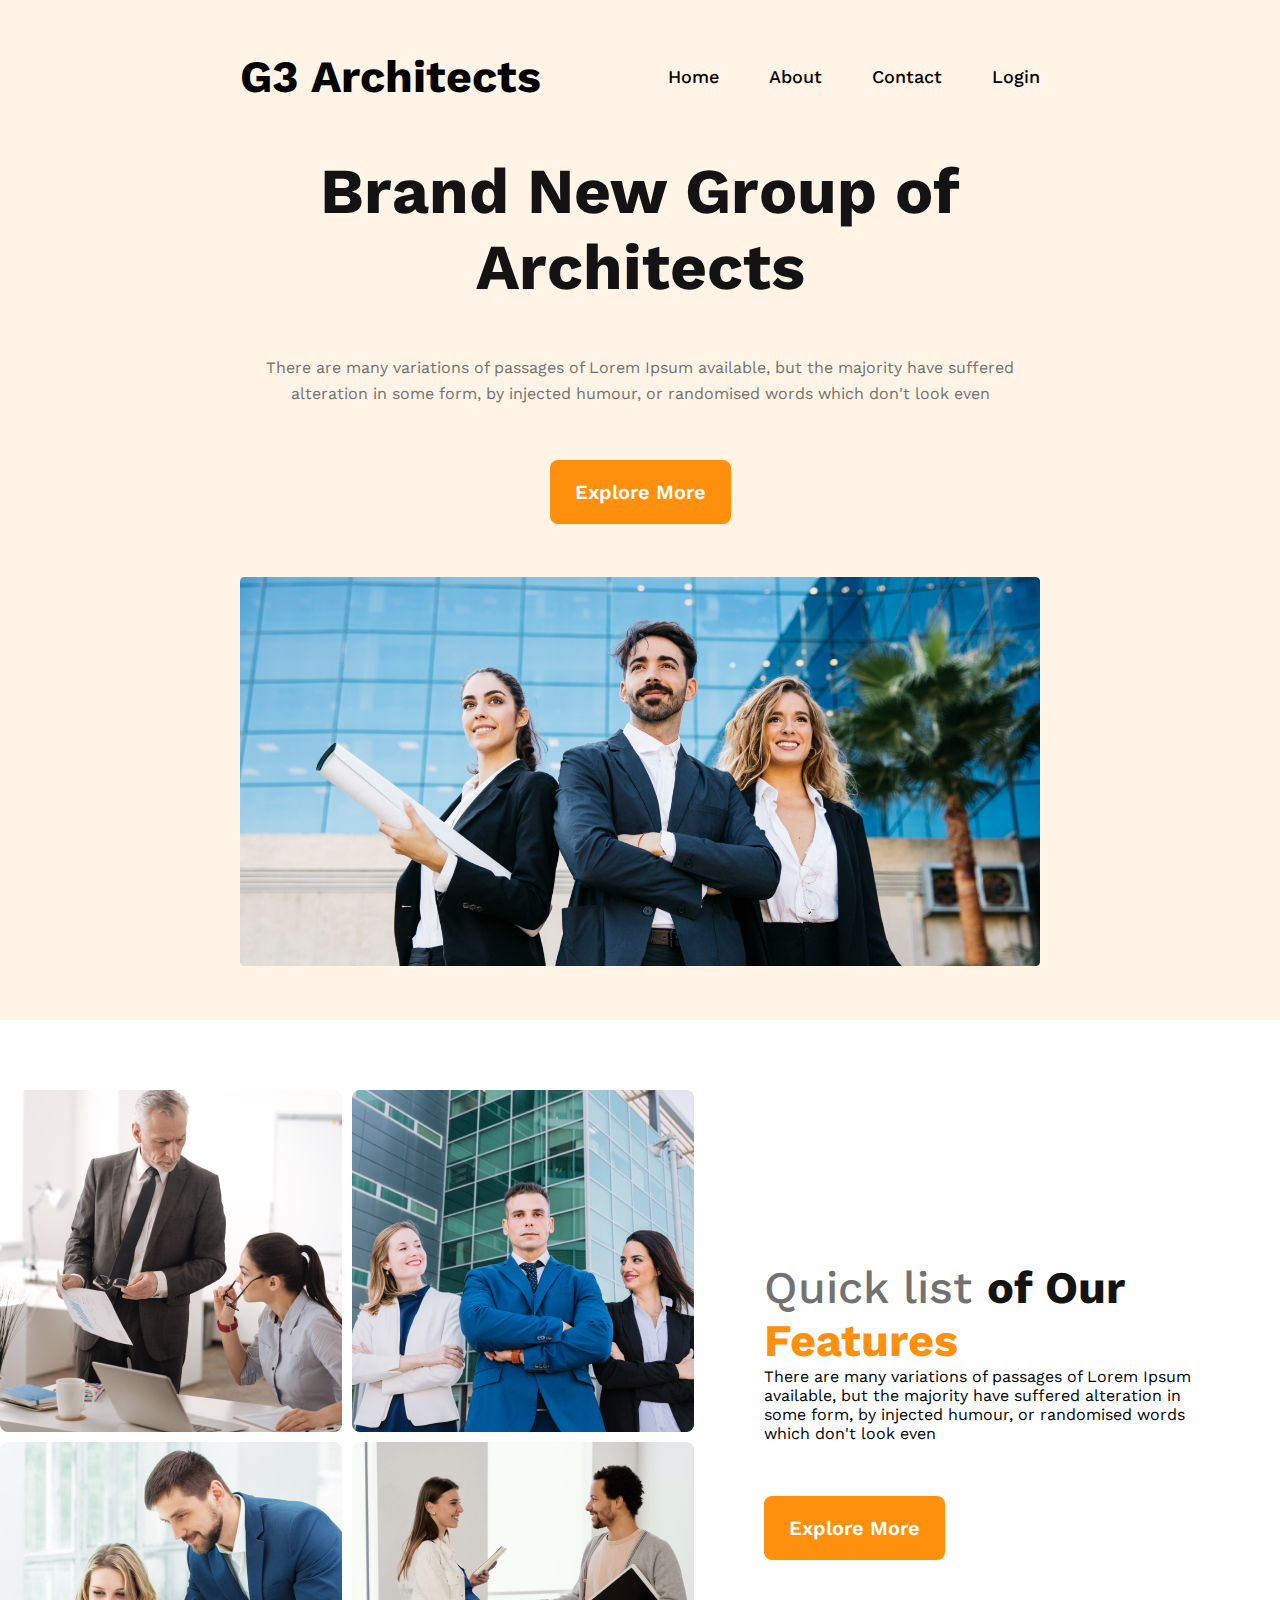
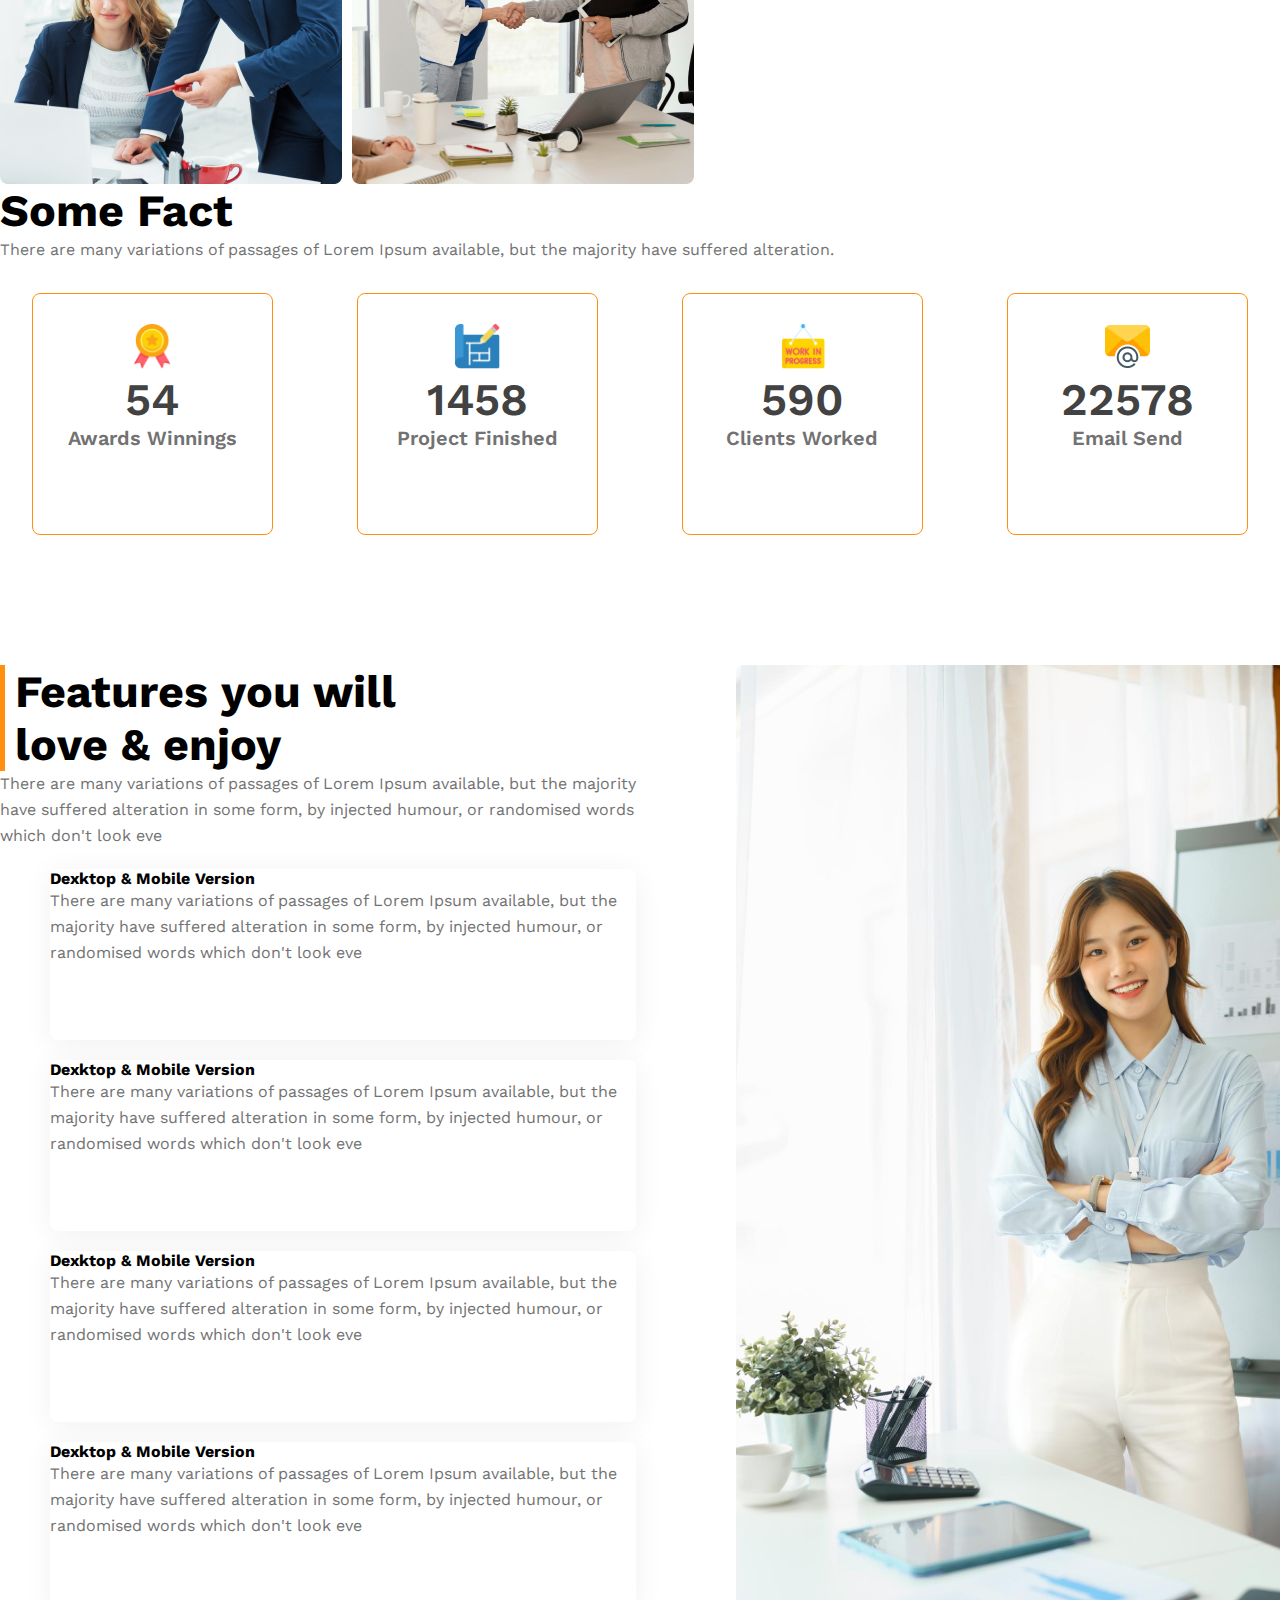
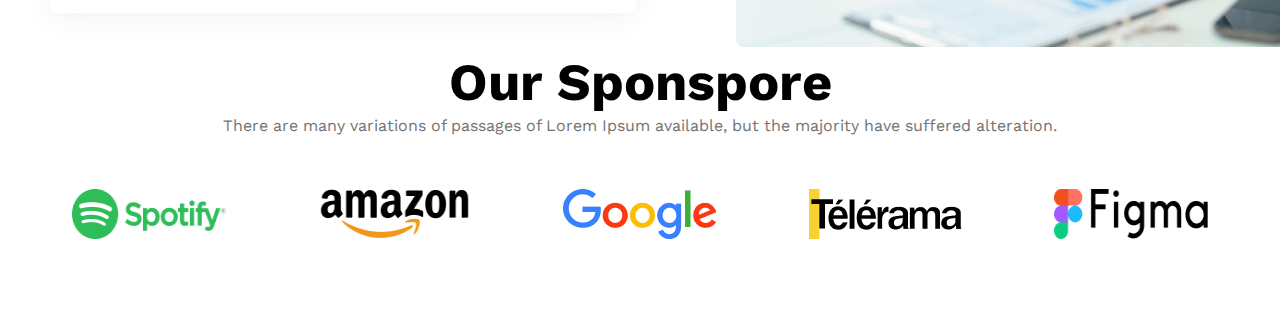
<file: architices-web/index.html>
<!DOCTYPE html>
<html lang="en">

<head>
    <meta charset="UTF-8">
    <meta name="viewport" content="width=device-width, initial-scale=1.0">
    <title>G3 Architices website </title>
    <link rel="stylesheet" href="style.css">
</head>

<body>
    <!-- header starting  -->
    <header>
        <nav>
            <h3 class="nav-title">G3 Architects</h3>
            <ul>
                <li><a href="">Home</a></li>
                <li><a href="">About</a></li>
                <li><a href="">Contact</a></li>
                <li><a href="">Login</a></li>
            </ul>
        </nav>
        <div class="banner">
            <div class="banner-contant">
                <h3 class="banner-title">Brand New
                    Group of Architects </h3>
                <p class="banner-description">There are many variations of passages of Lorem Ipsum available, but the
                    majority have suffered alteration in some form, by injected humour, or randomised words which don't
                    look even</p>
                <button class="btn-pramary" type="button">Explore More</button>
            </div>
            <img src="images/banner.png" alt="">
        </div>
    </header>
    <!-- header end  -->

    <!-- main starting  -->
    <main>
        <!-- feature section  -->
        <section class="teams-container">
            <div class="teams-img-container">
                <img src="images/team1.png" alt="">
                <img src="images/team2.png" alt="">
                <img src="images/team3.png" alt="">
                <img src="images/team4.png" alt="">
            </div>
            <div class="teams-contant">
                <h3 class="teams-title">Quick list <spanc class="of-our">of Our</span> <br><span
                            class="Features">Features</span> </h3>
                <p class="c">There are many variations of passages of Lorem Ipsum available, but the
                    majority have suffered alteration in some form, by injected humour, or randomised words which don't
                    look even</p>
                <button class="btn-pramary">Explore More</button>
            </div>
        </section>
        <!-- facts section  -->
        <section class="facts">
            <h3 class="nav-title teams-title2">Some Fact</h3>
            <p class="teams-description">There are many variations of passages of Lorem Ipsum available, but the
                majority have suffered
                alteration.</p>
            <div class="facts-card-container">
                <div class="facts-card">
                    <img src="images/icons/ribon.png" alt="">
                    <h2 class="card-stats">54</h2>
                    <p class="card-title">Awards Winnings</p>
                </div>
                <div class="facts-card">
                    <img src="images/icons/projects.png" alt="">
                    <h2 class="card-stats">1458</h2>
                    <p class="card-title">Project Finished</p>
                </div>
                <div class="facts-card">
                    <img src="images/icons/customers.png" alt="">
                    <h2 class="card-stats">590</h2>
                    <p class="card-title">Clients Worked</p>
                </div>
                <div class="facts-card">
                    <img src="images/icons/email.png" alt="">
                    <h2 class="card-stats">22578</h2>
                    <p class="card-title">Email Send</p>
                </div>
            </div>
        </section>

        <section class="features">
            <div class="feature-contant">
                <h3 class="nav-title feature-title"> Features you will <br> love & enjoy</h3>
                <p class="teams-description">There are many variations of passages of Lorem Ipsum available, but the
                    majority have suffered alteration in some form, by injected humour, or randomised words which don't
                    look eve</p>
                    <div class="cards">
                        <h4>Dexktop & Mobile Version</h4>
                        <p class="teams-description">There are many variations of passages of Lorem Ipsum available, but the
                            majority have suffered alteration in some form, by injected humour, or randomised words which don't
                            look eve</p>
                    </div>
                    <div class="cards">
                        <h4>Dexktop & Mobile Version</h4>
                        <p class="teams-description">There are many variations of passages of Lorem Ipsum available, but the
                            majority have suffered alteration in some form, by injected humour, or randomised words which don't
                            look eve</p>
                    </div>
                    <div class="cards">
                        <h4>Dexktop & Mobile Version</h4>
                        <p class="teams-description">There are many variations of passages of Lorem Ipsum available, but the
                            majority have suffered alteration in some form, by injected humour, or randomised words which don't
                            look eve</p>
                    </div>
                    <div class="cards">
                        <h4>Dexktop & Mobile Version</h4>
                        <p class="teams-description">There are many variations of passages of Lorem Ipsum available, but the
                            majority have suffered alteration in some form, by injected humour, or randomised words which don't
                            look eve</p>
                    </div>
            </div>
            <div class="feature-img">
                <img src="images/architect.png" alt="">
            </div>

        </section>
        <!-- sponspore section  -->
        <section>
            <div class="sponspore-content nav-title">
                <h3 class="section-title">Our Sponspore </h3>
                <p class="sponspore-description teams-description">There are many variations of passages of Lorem Ipsum
                    available, but the majority have suffered
                    alteration.</p>
            </div>

            <div class="sponspore-img-container">
                <img src="images/sponsors/spotify.png" alt="">
                <img src="images/sponsors/amazon.png" alt="">
                <img src="images/sponsors/google.png" alt="">
                <img src="images/sponsors/telerama.png" alt="">
                <img src="images/sponsors/figma.png" alt="">
            </div>
        </section>
    </main>

    <footer>

    </footer>
</body>

</html>
</file>
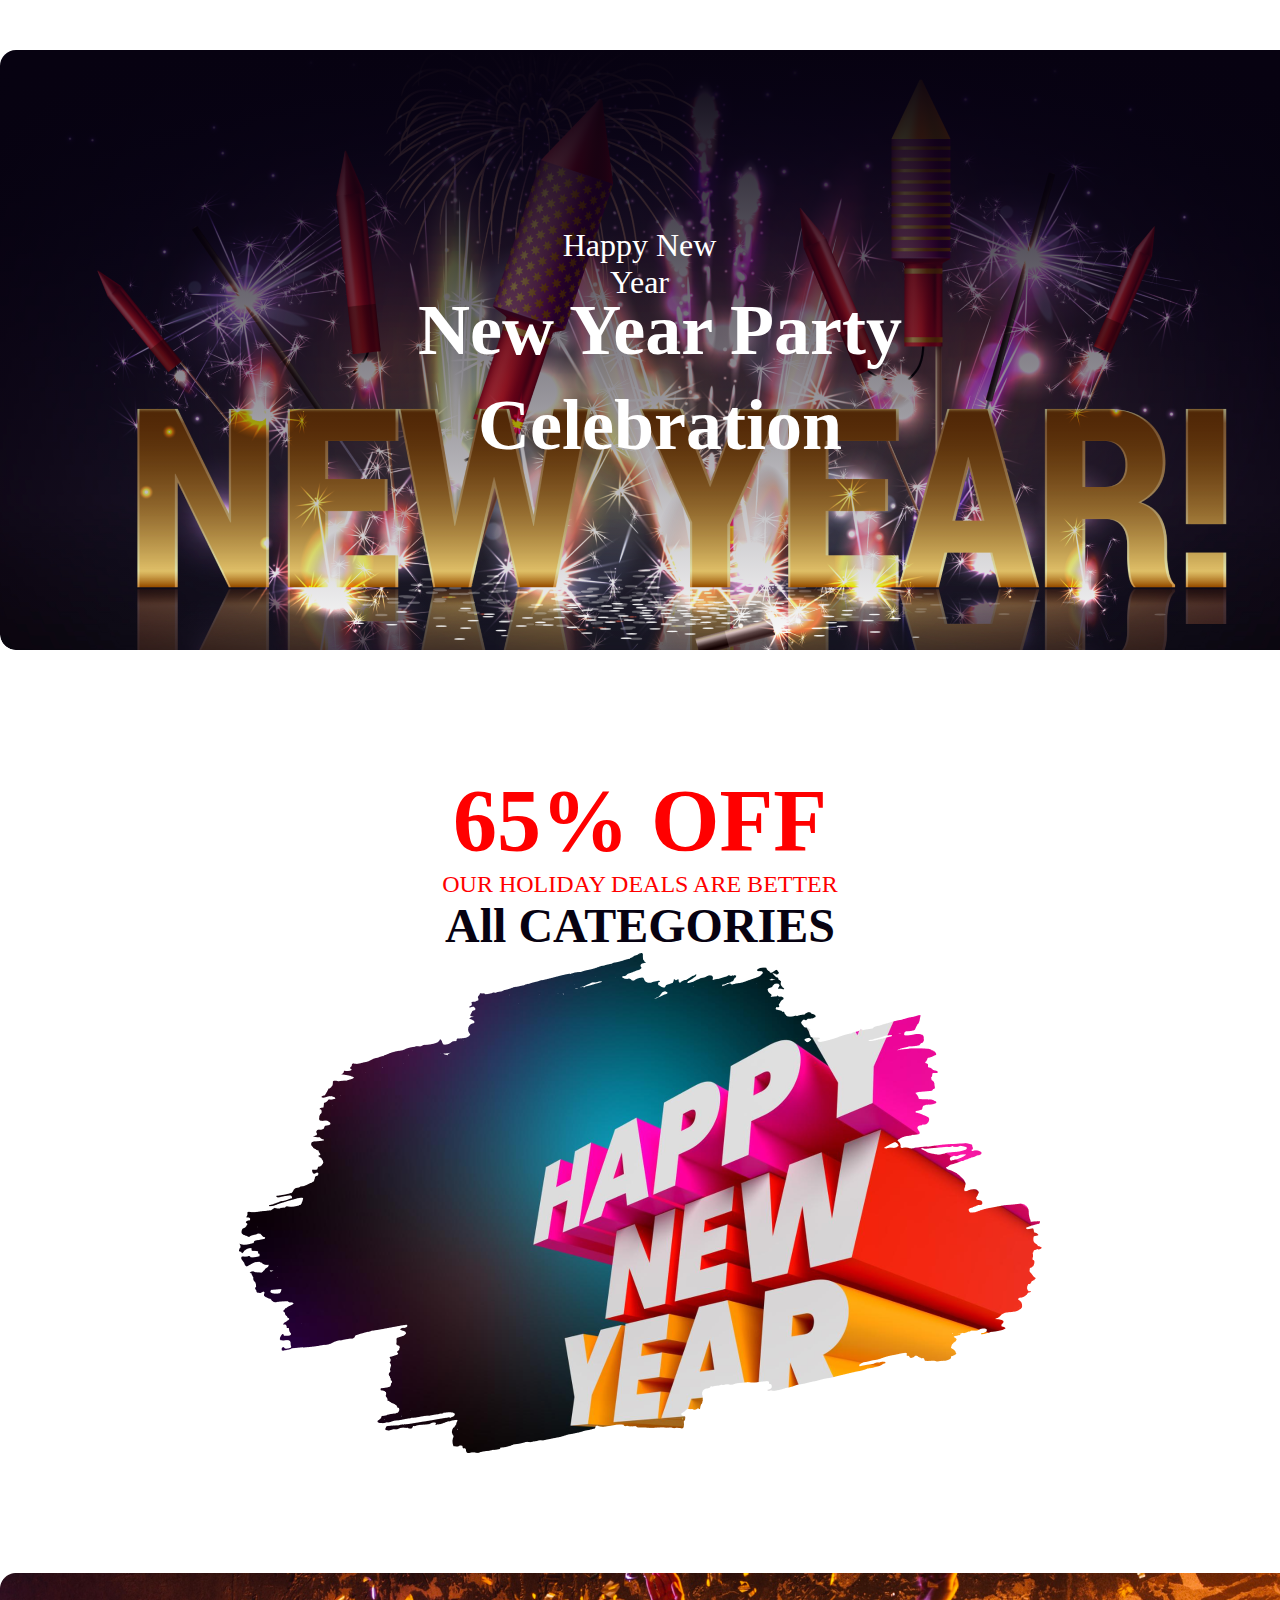
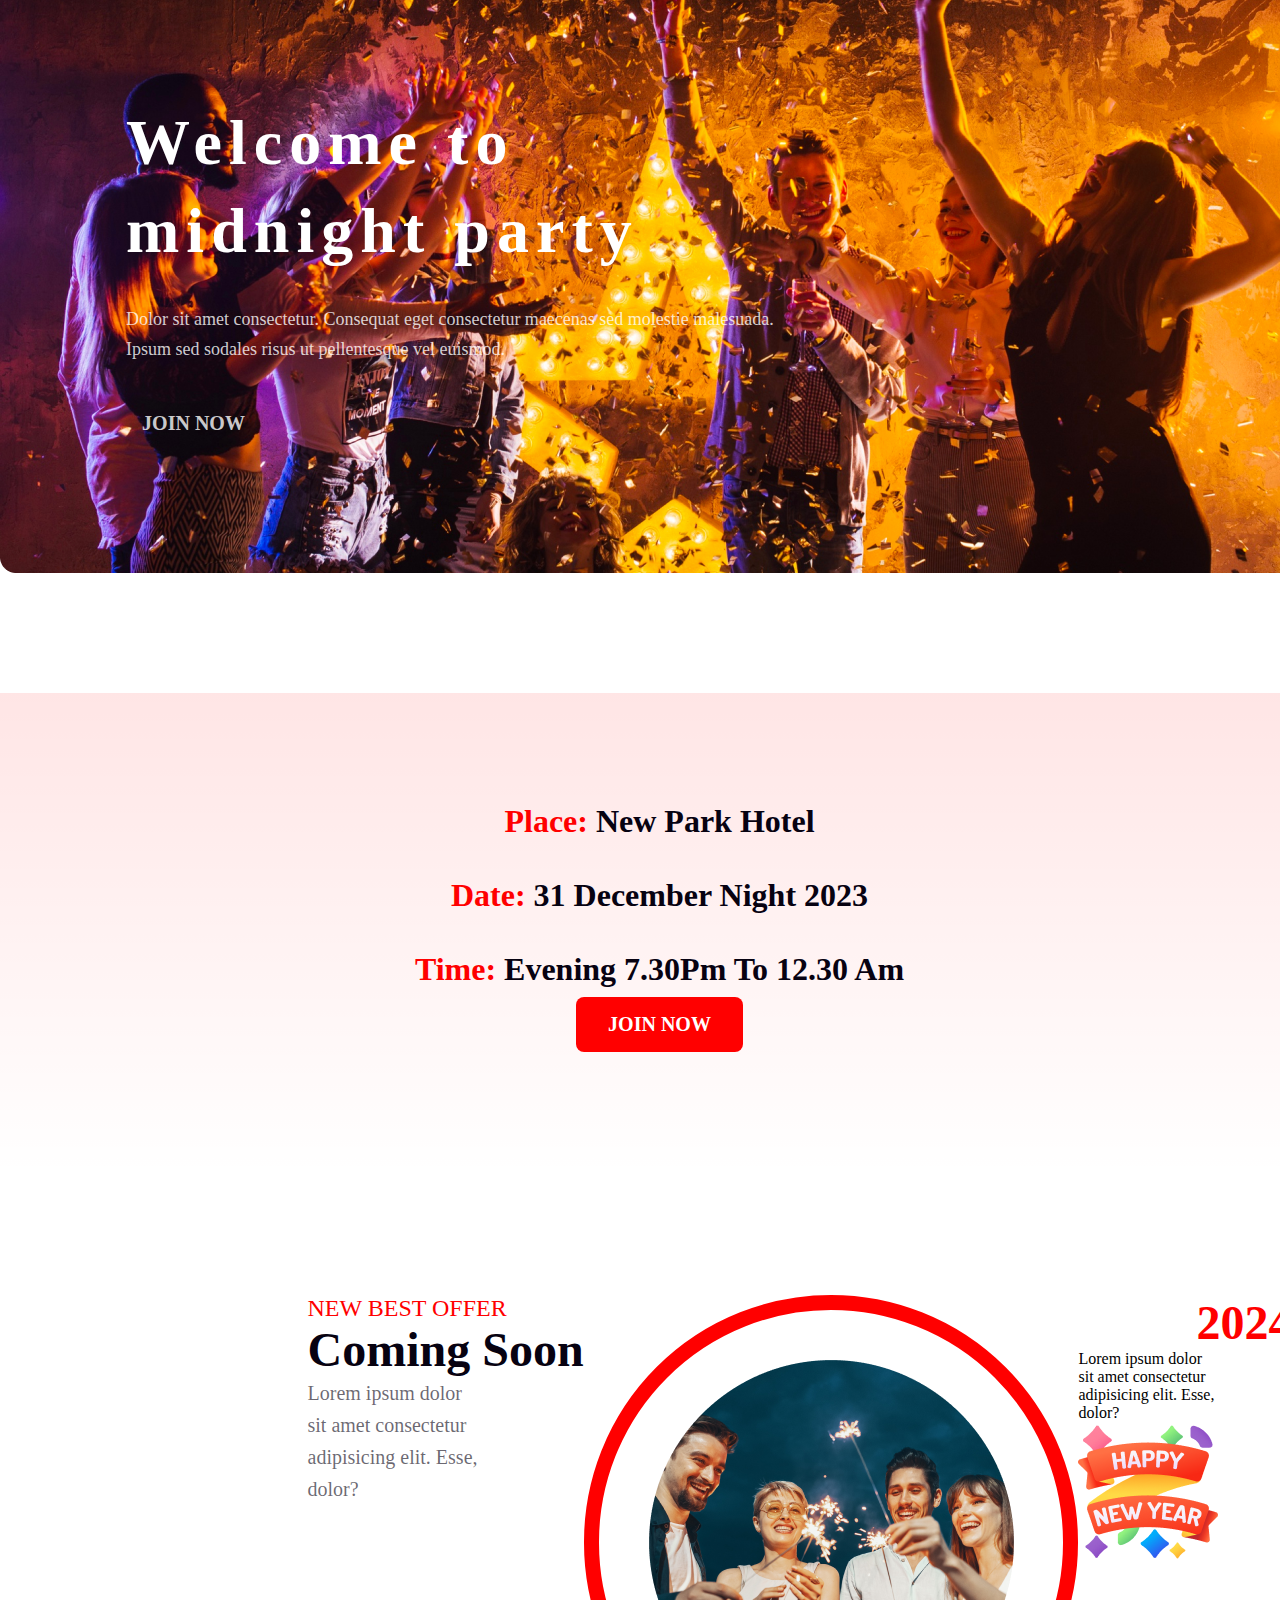
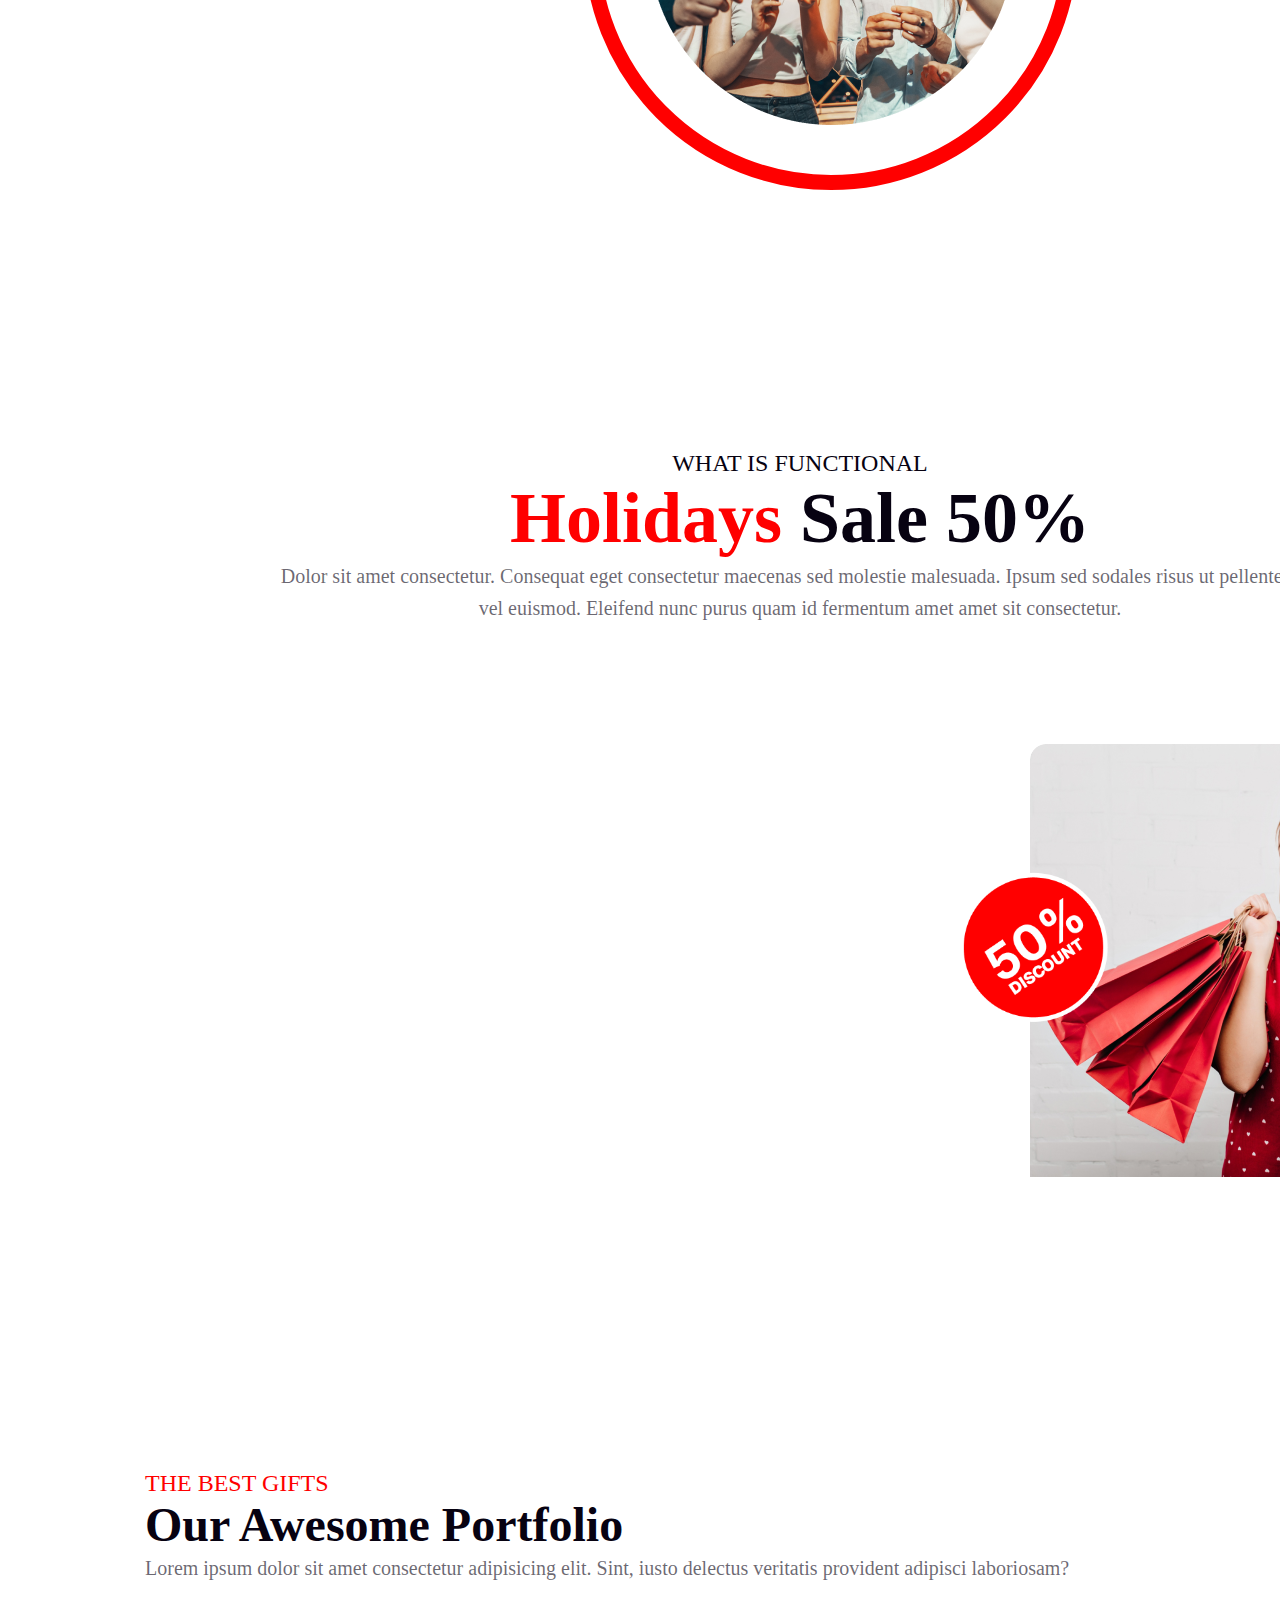
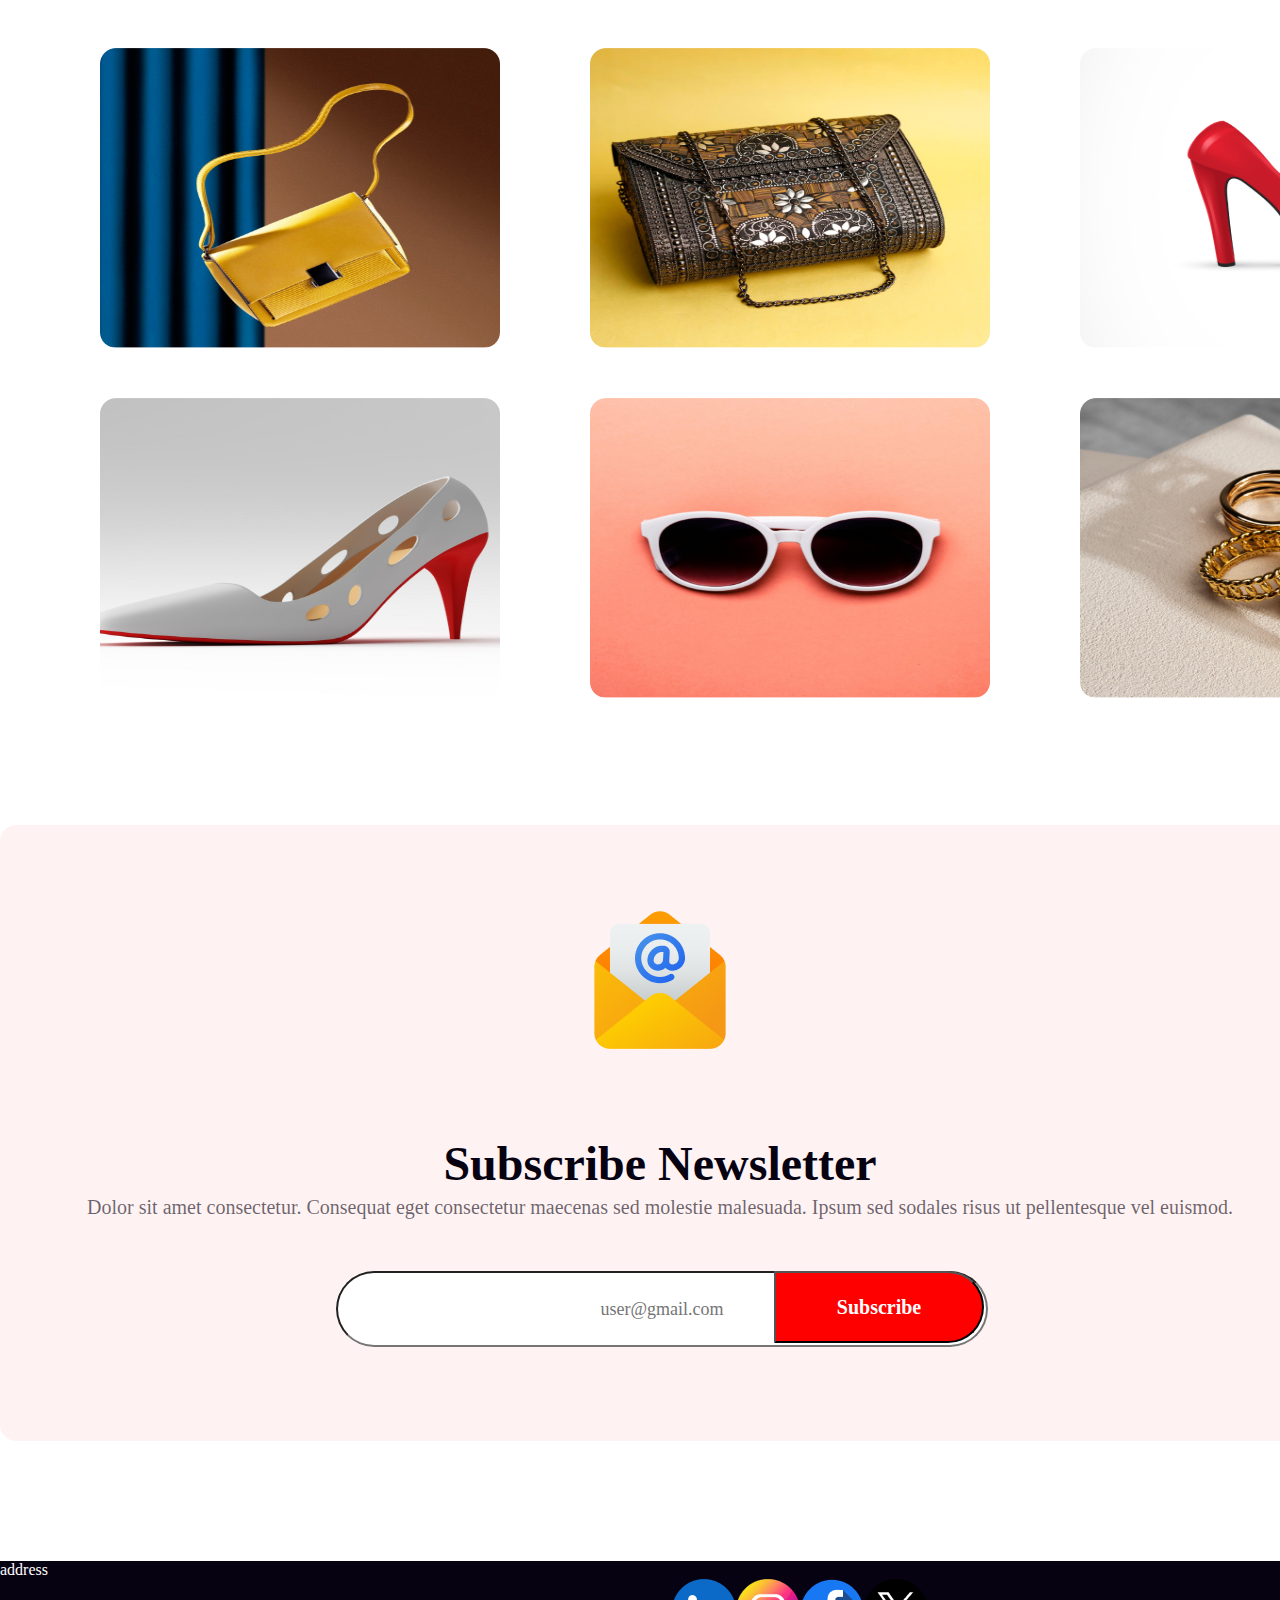
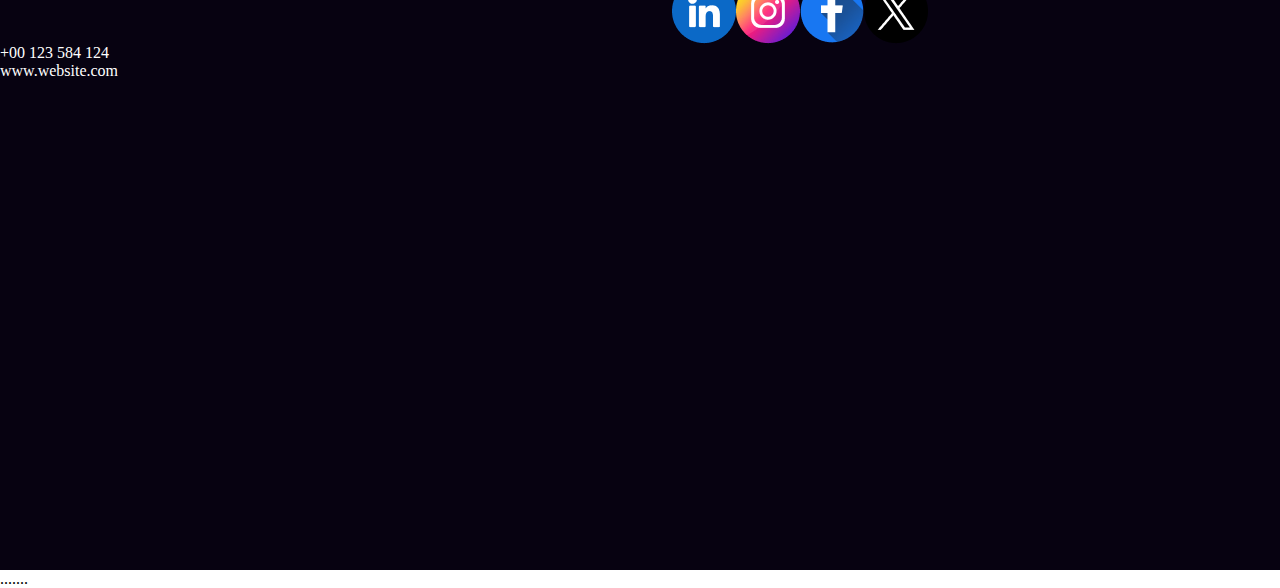
<file: batch9-1st-assingment/index.html>
<!DOCTYPE html>
<html lang="en">
<head>
    <meta charset="UTF-8">
    <meta name="viewport" content="width=, initial-scale=1.0">
    <title>assingment first</title>
    <link rel="stylesheet" href="style.css">
</head>
<body>
    <header class="container-head">
        <div>
            <div class="head-text">
                <h3 class="head">Happy New Year</h3>
                <h1 class="headd">New Year Party <br>Celebration</h1>
            </div>
        </div>
    </header>
    <div class="second-container">
        <h1 class="deals-off"> 65% OFF</h1>
        <p class="para">OUR HOLIDAY DEALS ARE BETTER</p>
        <h2 class="all"> All CATEGORIES</h2>
        <div class="iamge">
            <img src="resources/New Year Photo.png">
        </div>
    </div>

    <div class="third-container">
        <div class="info">
            <h1 class="welcome-party">Welcome to midnight party</h1>
            <p class="paraa">Dolor sit amet consectetur. Consequat eget consectetur maecenas sed molestie
                malesuada.<br> Ipsum sed sodales risus ut pellentesque vel euismod. </p>
            <h3 class="join">Join Now</h3>
        </div>
    </div>
    
    <!-- new-section -->

    <div class="new-section">
        <div class="three-img">
            <p class="section"><span class="new"> place: </span> New Park Hotel</p><br>
            <p class="section"><span class="new">Date: </span> 31 December Night 2023</p><br>
            <p class="section"><span class="new">Time: </span> Evening 7.30Pm To 12.30 Am</p>

            <Button id="btn">Join Now</Button>
        </div>
    </div>

    <div class="forth-section">

        <div class="best">
            <h3 id="bestt">NEW BEST OFFER</h3>
            <h1 id="soon">Coming Soon</h1>
            <p id="paraaa">Lorem ipsum dolor<br> sit amet consectetur <br> adipisicing elit. Esse,<br> dolor?</p>
        </div>
        <div class="circle">
            <img src="resources/Ellipse 1.png">
        </div>
        <div class="year">
            <h1 id="yr">2024</h1>
            <p class="pic">Lorem ipsum dolor<br> sit amet consectetur <br> adipisicing elit. Esse,<br> dolor?</p>
            <img id="pic" src="resources/Group 96.png">

        </div>
    </div>


    <div class="fifth-section">
        <h3 id="h3">WHAT IS FUNCTIONAL</h3>
        <h1 id="h1">Holidays <span id="span"> Sale 50% </span></h1>
        <p id="p">Dolor sit amet consectetur. Consequat eget consectetur maecenas sed
            molestie malesuada. Ipsum sed sodales risus ut pellentesque vel euismod. Eleifend nunc purus quam id
            fermentum amet amet sit consectetur.</p>
        <div class="imagess">
            <img class="crcl" src="resources/Group 44.png">
        </div>
       
    </div>

    <div class="six-section">
        <div class="side">
            <h3 class="the">THE BEST GIFTS</h3>
            <h1 class="portofolio">Our Awesome Portfolio</h1>
            <p class="dolor">Lorem ipsum dolor sit amet consectetur adipisicing elit. Sint, iusto delectus veritatis
                provident adipisci laboriosam?</p>
        </div>
        <div class="fashion">
            <div class="boxes">
                <div class="bag"><img class="bag" src="resources/Rectangle 3.png">
                </div>
                <div class="bag"><img class="bag" src="resources/Rectangle 4.png">
                </div>
                <div class="bag"><img class="bag" src="resources/Rectangle 5.png">
                </div>
            </div>
            <div class="bags">
                <div class="bag"><img class="bag" src="resources/Rectangle 6.png"></div>
                <div class="bag"><img class="bag" src="resources/Rectangle 7.png"></div>
                <div class="bag"><img class="bag" src="resources/Rectangle 8.png"></div>
            </div>
        </div>
    </div>


    <div class="seven-section">
        <div class="boox">
            <img class="centeer" src="resources/Group 61.png" alt="">
            <h1 id="subscribe">Subscribe Newsletter</h1>
            <p id="dolorr">Dolor sit amet consectetur. Consequat eget consectetur maecenas sed molestie malesuada.
                Ipsum sed sodales risus ut pellentesque vel euismod. </p>
        </div>
        <label class="change">
            <input class="input" type="text" placeholder="user@gmail.com" name="user@gmail.com" id="">
            <button class="bton">Subscribe</button>
        </label>

    </div>

    <!-- Footer section -->

    <footer>
        <div class="footer-container">
            <div>
                <p class="footer">address</p>

            </div>
            <div class="social-links">
                <img src="resources/Linkedin.png">
                <img src="resources/Instagram.png">
                <img src="resources/Facebook.png">
                <img src="resources/Twitter.png">
            </div>
            <div>
                <p class="footer">+00 123 584 124</p>
                <p class="footer">www.website.com</p>
            </div>

        </div>


    </footer>

</div>
</body>

</html>



.......
</body>
</html>
</file>
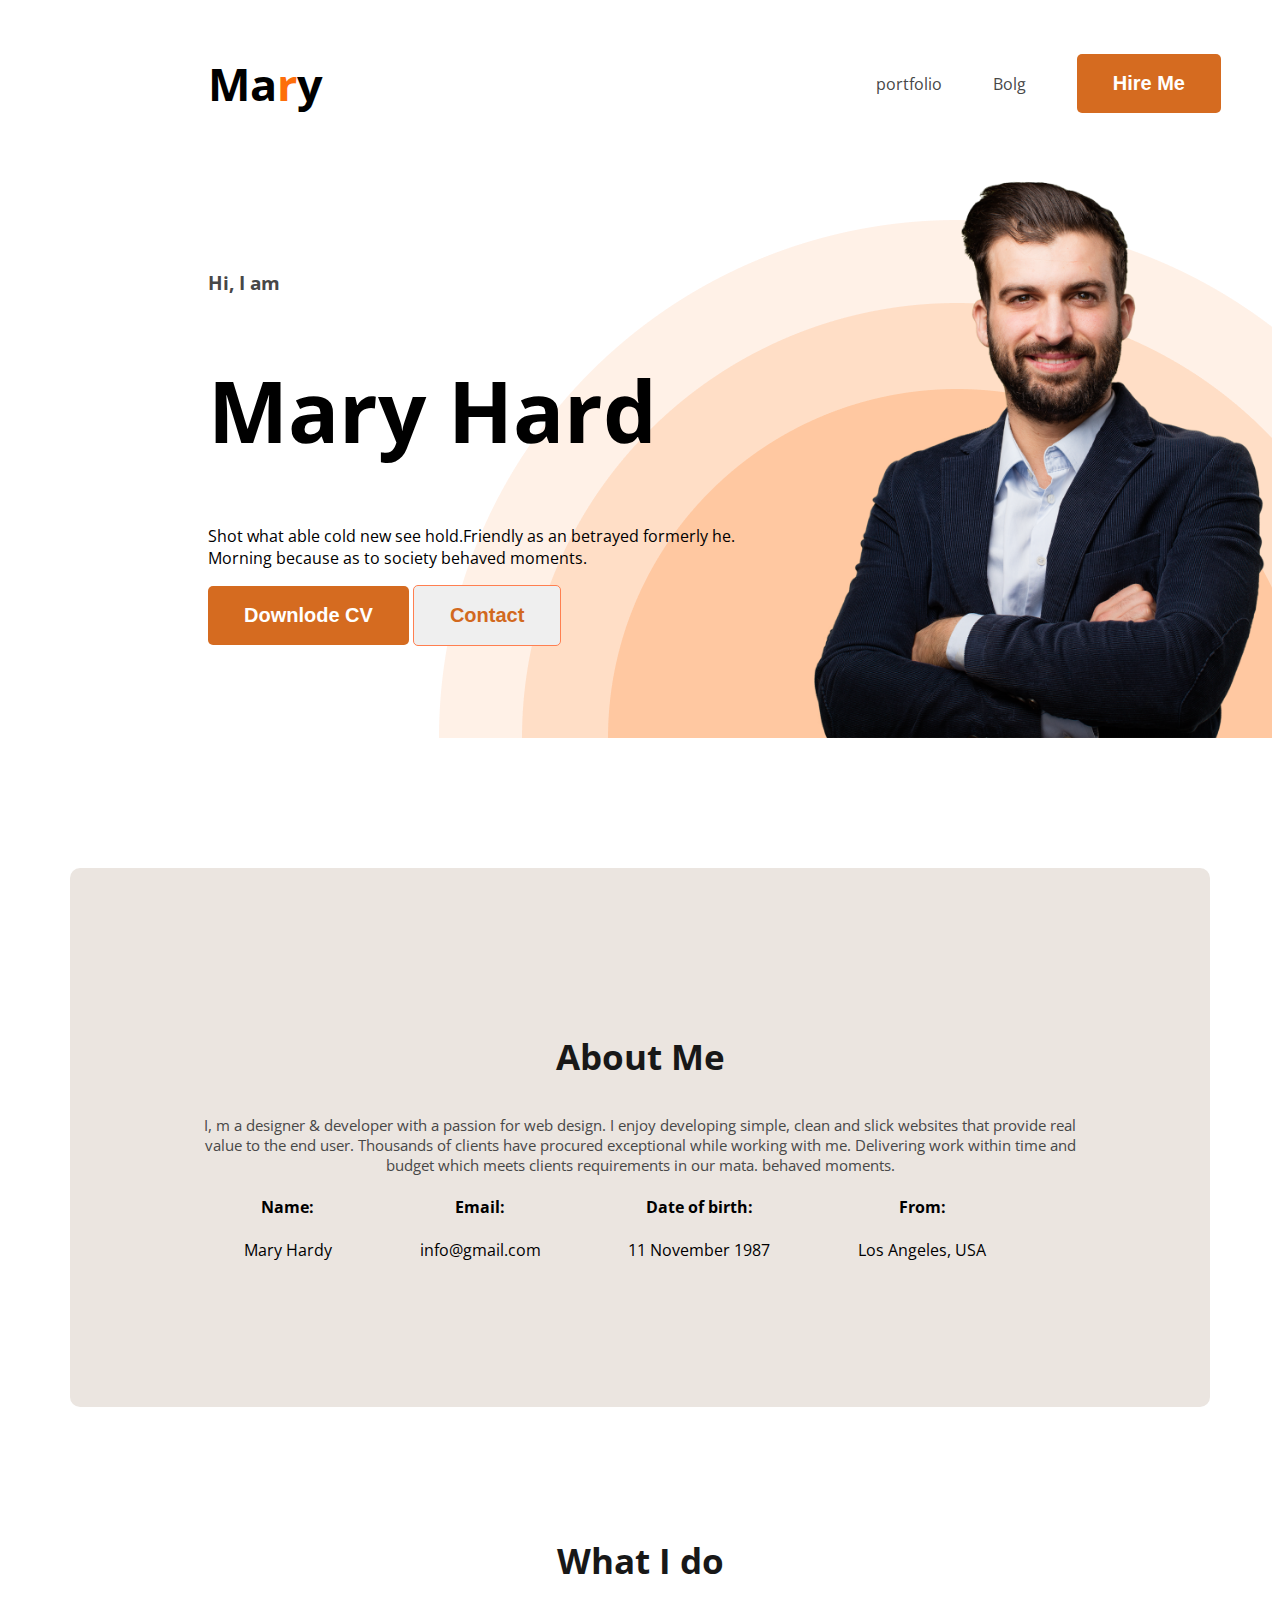
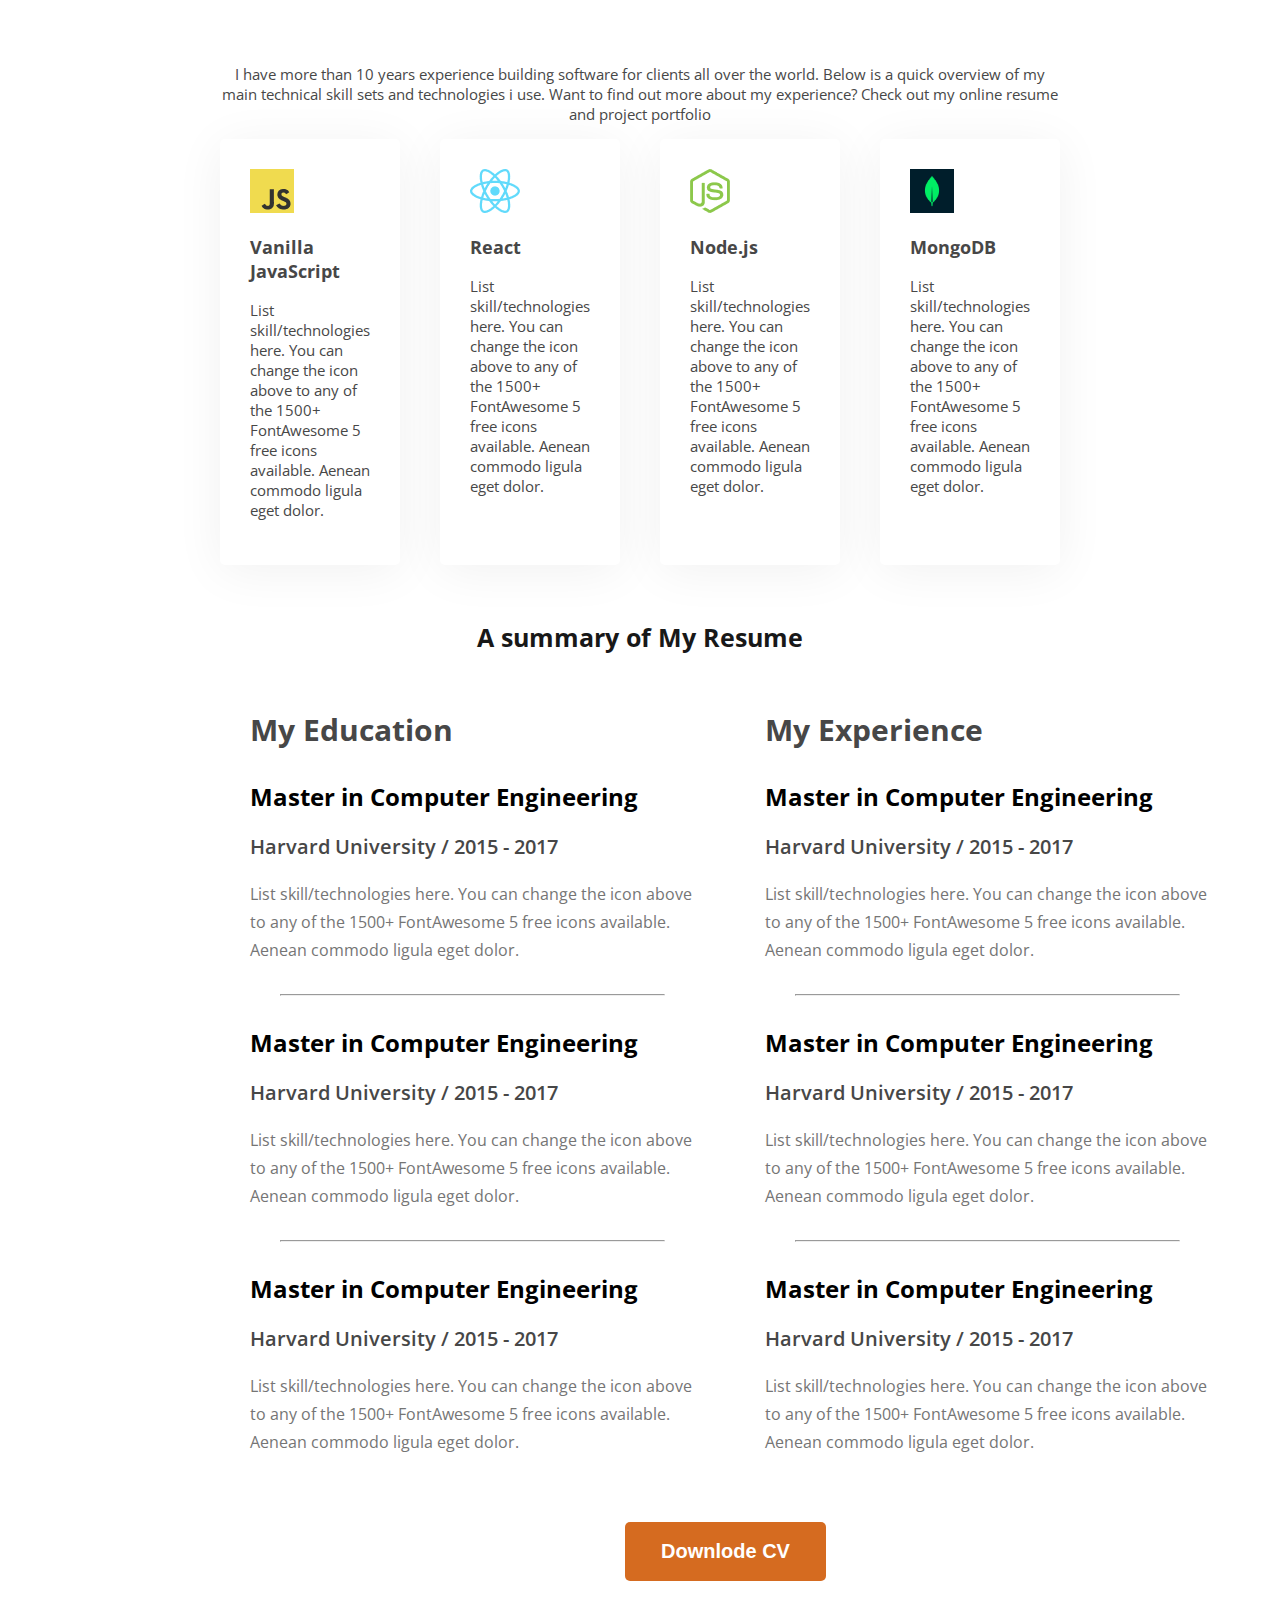
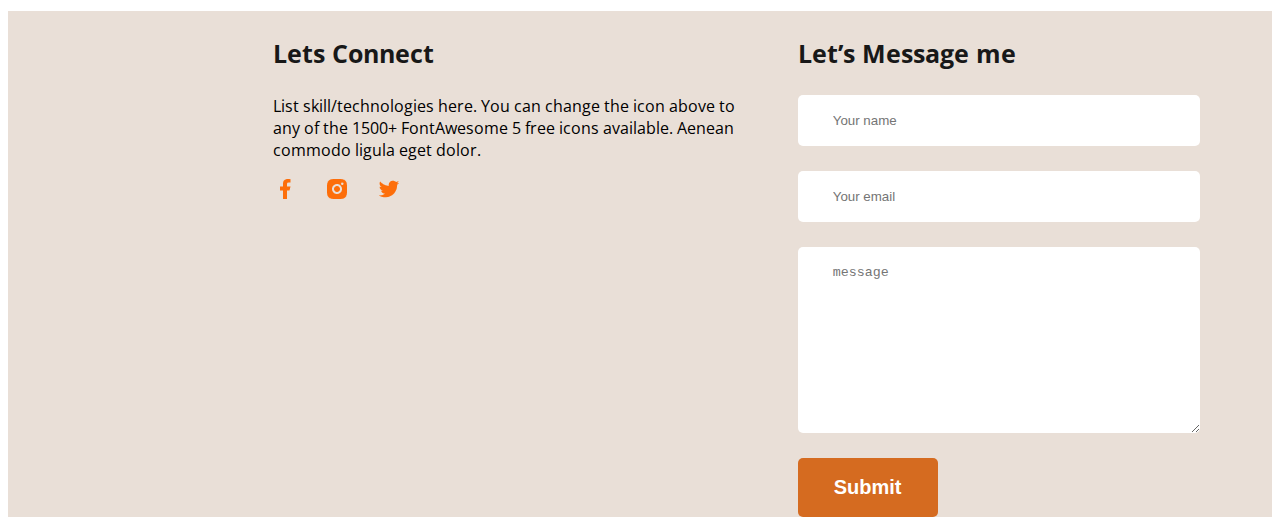
<file: responsive-web-portfilio/html/index.html>
<!DOCTYPE html>
<html lang="en">

<head>
    <meta charset="UTF-8">
    <meta name="viewport" content="width=device-width, initial-scale=1.0">
    <title>my web portfolio</title>

    <link rel="preconnect" href="https://fonts.googleapis.com">
    <link rel="preconnect" href="https://fonts.gstatic.com" crossorigin>
    <link
        href="https://fonts.googleapis.com/css2?family=Open+Sans:ital@0;1&family=Oswald:wght@200;300;600&family=Rubik+Doodle+Shadow&display=swap"
        rel="stylesheet">

    <link rel="stylesheet" href="../css/style.css">
</head>

<body>
    <header>
        <nav>
            <h3 class="mary">Ma<span class="r-color">r</span>y</h3>
            <ul>
                <li><a href="">portfolio</a></li>
                <li><a href="">Bolg</a></li>
                <li><button class="btn">Hire Me</button></li>

            </ul>
        </nav>

        <div class="banner">

            <div class="banner-contant">
                <h3 class="banner-hi">Hi, I am</h3>
                <h1 class="banner-tittle">Mary Hard</h1>
                <p>Shot what able cold new see hold.Friendly as an betrayed formerly he. Morning because as to society
                    behaved moments.</p>
                <button class="btn">Downlode CV</button>
                <button class="btn-contact">Contact</button>
            </div>
            <img class="img-man" src="../images/hardy.png" alt="">
        </div>

    </header>


    <main>
        <section class="about">
            <h3 class="about-title">About Me</h3>
            <div class="section-description">
                I, m a designer & developer with a passion for web design. I enjoy developing simple, clean and slick
                websites that provide real value to the end user. Thousands of clients have procured exceptional
                while working with me. Delivering work within time and budget which meets clients requirements in our
                mata. behaved moments.
            </div>
            <div class="about-info-container">

                <!-- .about-info*4>h4.info-title+p.info-description  -->
                <div class="about-info">
                    <h4 class="info-title">Name:</h4>
                    <p class="info-description">Mary Hardy</p>
                </div>
                <div class="about-info">
                    <h4 class="info-title">Email:</h4>
                    <p class="info-description">info@gmail.com</p>
                </div>
                <div class="about-info">
                    <h4 class="info-title">Date of birth:</h4>
                    <p class="info-description">11 November 1987</p>
                </div>
                <div class="about-info">
                    <h4 class="info-title">From:</h4>
                    <p class="info-description">Los Angeles, USA</p>
                </div>

            </div>





        </section>
        <!-- what-i-do  -->
        <section>
            <h3 class="about-title">What I do</h3>
            <div id="what-i-do" class="section-description">
                <p>I have more than 10 years experience building software for clients all over the world. Below is a
                    quick overview of my main technical skill sets and technologies i use. Want to find out more about
                    my experience? Check out my online resume and project portfolio</p>

                <div class="skills-container">
                    <div class="skill">
                        <img src="../images/icons/js.png" alt="">
                        <h3 class="skill-title">Vanilla JavaScript</h3>
                        <p class="skill-description">List skill/technologies here. You can change the icon above to any
                            of
                            the 1500+ FontAwesome 5 free icons available. Aenean commodo ligula eget dolor.</p>
                    </div>
                    <div class="skill">
                        <img src="../images/icons/react.png" alt="">
                        <h3 class="skill-title">React</h3>
                        <p class="skill-description">List skill/technologies here. You can change the icon above to any
                            of
                            the 1500+ FontAwesome 5 free icons available. Aenean commodo ligula eget dolor.</p>
                    </div>
                    <div class="skill">
                        <img src="../images/icons/nodejs.png" alt="">
                        <h3 class="skill-title">Node.js</h3>
                        <p class="skill-description">List skill/technologies here. You can change the icon above to any
                            of
                            the 1500+ FontAwesome 5 free icons available. Aenean commodo ligula eget dolor.</p>
                    </div>
                    <div class="skill">
                        <img src="../images/icons/mongo.png" alt="">
                        <h3 class="skill-title">MongoDB</h3>
                        <p class="skill-description">List skill/technologies here. You can change the icon above to any
                            of
                            the 1500+ FontAwesome 5 free icons available. Aenean commodo ligula eget dolor.</p>
                    </div>
                </div>

            </div>

        </section>

        <!-- Resume section  -->
        <section class="">
            <h3 class="section-title about-title">A summary of My Resume</h3>
            <div class="resume-container">

                <div class="resume-colmen">
                    <h3 class="resume-columen-title">My Education</h3>

                    <div class="resume-item">
                        <h2 class="resume-item-title">Master in Computer Engineering</h2>
                        <h3 class="resume-item-institute">Harvard University / 2015 - 2017</h3>
                        <p class="resume-item-description">List skill/technologies here. You can change the icon above
                            to any of the 1500+ FontAwesome 5 free icons available. Aenean commodo ligula eget dolor.
                        </p>
                    </div>
                    <hr>
                    <div class="resume-item">
                        <h2 class="resume-item-title">Master in Computer Engineering</h2>
                        <h3 class="resume-item-institute">Harvard University / 2015 - 2017</h3>
                        <p class="resume-item-description">List skill/technologies here. You can change the icon above
                            to any of the 1500+ FontAwesome 5 free icons available. Aenean commodo ligula eget dolor.
                        </p>
                    </div>
                    <hr>
                    <div class="resume-item">
                        <h2 class="resume-item-title">Master in Computer Engineering</h2>
                        <h3 class="resume-item-institute">Harvard University / 2015 - 2017</h3>
                        <p class="resume-item-description">List skill/technologies here. You can change the icon above
                            to any of the 1500+ FontAwesome 5 free icons available. Aenean commodo ligula eget dolor.
                        </p>
                    </div>


                </div>

                <div class="resume-colmen">
                    <h3 class="resume-columen-title">My Experience</h3>

                    <div class="resume-item">
                        <h2 class="resume-item-title">Master in Computer Engineering</h2>
                        <h3 class="resume-item-institute">Harvard University / 2015 - 2017</h3>
                        <p class="resume-item-description">List skill/technologies here. You can change the icon above
                            to any of the 1500+ FontAwesome 5 free icons available. Aenean commodo ligula eget dolor.
                        </p>
                    </div>
                    <hr>
                    <div class="resume-item">
                        <h2 class="resume-item-title">Master in Computer Engineering</h2>
                        <h3 class="resume-item-institute">Harvard University / 2015 - 2017</h3>
                        <p class="resume-item-description">List skill/technologies here. You can change the icon above
                            to any of the 1500+ FontAwesome 5 free icons available. Aenean commodo ligula eget dolor.
                        </p>
                    </div>
                    <hr>
                    <div class="resume-item">
                        <h2 class="resume-item-title">Master in Computer Engineering</h2>
                        <h3 class="resume-item-institute">Harvard University / 2015 - 2017</h3>
                        <p class="resume-item-description">List skill/technologies here. You can change the icon above
                            to any of the 1500+ FontAwesome 5 free icons available. Aenean commodo ligula eget dolor.
                        </p>
                    </div>

                </div>

            </div>
            <div class="last-downlode"><button class="btn">Downlode CV</button></div>



        </section>

    </main>


    <footer>

        <div class="footer-column">
            <h3 class="section-title">Lets Connect</h3>
            <p class="p">
                List skill/technologies here. You can change the icon above
                to any of the 1500+ FontAwesome 5 free icons available. Aenean commodo ligula eget dolor.
            </p>
            <div class="social-link">
                <a href=""><img src="../images/icons/facebook.png" alt=""></a>
                <a href=""><img src="../images/icons/insta.png" alt=""></a>
                <a href=""><img src="../images/icons/twitter.png" alt=""></a>

            </div>
        </div>
        <div class="footer-column">
            <h3 class="section-title lest">Let’s Message me</h3>
            <form class="Contact">
                <input type="text" placeholder="Your name">
                <input type="email" placeholder="Your email" name="" id="">
                <textarea name="" placeholder="message" cols="30" rows="10"></textarea>
                <input class="btn" type="button" value="Submit">
            </form>
        </div>




    </footer>
</body>

</html>
</file>
<file: architices-web/style.css>
/* work sans font from google-font  */
  @import url('https://fonts.googleapis.com/css2?family=Lato:ital,wght@0,300;0,400;0,900;1,300;1,400;1,900&family=Merriweather:ital,wght@0,300;0,400;1,400&family=Open+Sans:wght@300;400&family=Oswald:wght@200;300;600&family=Rubik+Doodle+Shadow&family=Work+Sans:wght@400;600;700&display=swap');

  * {
      margin: 0;
      padding: 0;
      box-sizing: border-box;
      font-family: 'Work Sans', sans-serif;

  }

  /* nav style  */
  header {
      background: rgba(255, 144, 14, 0.10);
      padding: 50px 240px;
  }

  .nav-title {
      font-size: 2.8rem;
      font-style: normal;
      font-weight: 700;
      /* text-align: center; */
  }

  nav {
      display: flex;
      justify-content: space-between;
      align-items: center;
  }

  nav>ul {
      display: flex;
      font-size: 18px;
      font-style: normal;
      font-weight: 500;
      /* margin-left: 700px; */

  }

  nav>ul a {
      margin-left: 50px;
      text-decoration: none;
      color: black;
  }

  nav>ul li {
      list-style: none;
  }

  /* banner style  */
  .banner-contant {
      max-width: 800px;
      margin: 0 auto;
      text-align: center;
  }

  .banner-title {
      color: #131313;
      font-size: 4rem;
      font-weight: 700;
      text-align: center;
      margin: 50px 50px;
  }

  .banner-description {
      color: #727272;
      text-align: center;
      font-size: 16px;
      font-weight: 400;
      line-height: 26px;
      /* margin-top: 145px; */
  }

  .btn-pramary {
      border-radius: 8px;
      background: #FF900E;
      padding: 20px 25px;
      color: #FFF;
      text-align: center;
      font-size: 1.25rem;
      font-weight: 600;
      margin: 53px auto;
      border: none;
      cursor: pointer;

  }

  .banner img {
      /* max-width: 1440px; */
      width: 100%;
  }

  /* main styles  */
  main {
      max-width: 1440px;
      margin: 70px auto;
  }

  .teams-container {
      display: flex;
      align-items: center;
  }

  .teams-contant {
      padding: 0px 70px;
  }

  .teams-title {
      color: #727272;
      font-size: 45px;
      font-weight: 500;
  }

  .teams-description {
      color: #727272;
      font-size: 16px;
      font-weight: 400;
      line-height: 26px;
  }

  .of-our {
      font-weight: bold;
      color: #131313;
  }

  .Features {
      font-weight: bold;
      color: #FF900E;
  }

  .teams-img-container {
      display: grid;
      grid-template-columns: repeat(2, 1fr);
      gap: 10px;

  }

  /* fact styles  */

  .facts-card-container {
      display: flex;
      gap: 20px;
      justify-content: space-around;
      margin-top: 30px;
  }

  .facts-card img {
      width: 45.221px;
      height: 45.222px;


  }

  .card-title {
      color: #727272;
      font-size: 20px;
      font-weight: 600;


  }

  .card-stats {
      font-weight: 600;
      font-size: 45px;
      color: #424242;
  }

  .facts-card {
      border-radius: 10px;
      background: #FFF;
      border-radius: 8px;
      border: 1px solid #FF900E;
      text-align: center;
      padding: 30px;
      width: 241.831px;
      height: 241.831px;
      /* transform: rotate(90deg); */
      /* flex-shrink: 0; */

  }

  /* feature styles  */
  .features {
      display: flex;
      margin-top: 130px;
      gap: 100px;
  }
  .features .feature-title{
    border-left:5px#FF900E solid ;
    padding-left: 10px;
  }
  .cards {
      margin-top: 20px;
      margin-left:50px ;
      width: 586px;
      height: 171px;
      flex-shrink: 0;
      border-radius: 8px;
      background: #FFF;
      box-shadow: 0px 4px 30px 0px rgba(0, 0, 0, 0.06);
  }

  /* sponspore style  */
  .sponspore-content {
      text-align: center;
  }

  .sponspore-img-container {
      display: flex;
      justify-content: space-evenly;
      align-items: center;
      margin-top: 50px;
      gap: 20px;
  }

  .sponspore-img-container img {
      width: 153.333px;
      height: 50px;
      flex-shrink: 0;
  }

  /* media quary style */

  /* mobail screen  */
  @media screen and (max-width:576px) {

      nav,
      .teams-container,
      .facts-card-container,
      .sponspore-img-container,
      .features {
          flex-direction: column-reverse;
      }

      .facts-card-container {
          margin: 7rem;
      }

      .teams-description,
      .teams-title2 {
          margin-left: 2rem;
      }


      header,
      nav ul {
          padding: 10px 0px 0px;
      }

      .banner-title {
          margin-top: 10px;
          font-size: 2.8rem;
      }

      .teams-img-container {
          grid-template-columns: repeat(1, 1fr);
      }

      .teams-contant {
          padding: 0px 20px;
      }
  }



  /* teblet or medium devieces   */
  @media screen and (min-width:576px) and (max-width:990px) {

      nav {
          flex-direction: column;
      }

      .banner-contant {
          text-align: center;
      }

      .facts {
          margin: 20px;
      }

      .teams-container {
          flex-direction: column;
      }

      .banner-title {
          margin-top: 10px;
          font-size: 2.8rem;
      }

      header,
      nav ul {
          padding: 50px 0px 0px;
      }

      .sponspore-img-container {
          margin: 0px auto;
      }
  }
</file>
<file: batch9-1st-assingment/style.css>
* {
    margin: 0px ;
    padding: 0px;
    font-family: 'Merriweather', serif;
}


/* fast-banner-section */
header {
    width: 1320px;
    height: 600px;
    flex-shrink: 0;
    border-radius: 16px;
    background: linear-gradient(180deg, #070211 0%, rgba(7, 2, 17, 0.00) 100%),
     url(resources/Banner\ Image.png);
    margin-left: 140px;
    margin-right: 140px;
    margin-top: 50px;
}

.container-head {
    display: block;
    margin-left: auto;
    margin-right: auto;
    display: center;
    margin-bottom: 120px;
}

.head {

    color: #FFF;
    text-align: center;
    font-family: Merriweather;
    font-size: 32px;
    font-style: normal;
    font-weight: 400;
    line-height: normal;
    position: absolute;
    padding: 177px 531px 383px 530px;
}

.headd {
    color: #FFF;
    text-align: center;
    font-family: Merriweather;
    font-size: 72px;
    font-style: normal;
    font-weight: 900;
    line-height: 95px;
    padding: 233px 344px 177px 344px;
    position: relative;
}
/* main section -second container*/

.second-container {
    display: block;
    margin-left: auto;
    margin-right: auto;
    margin-bottom: 120px;
}
.deals-off {

    text-align: center;

    font-family: Inter;
    font-size: 88px;
    font-style: normal;
    font-weight: 700;
    line-height: normal;
    color: #F00;

}

.para {
    color: #F00;
    text-align: center;
    font-family: Inter;
    font-size: 24px;
    font-style: normal;
    font-weight: 500;
    line-height: normal;
}

.all {
    color: #070211;
    text-align: center;
    font-family: Inter;
    font-size: 48px;
    font-style: normal;
    font-weight: 700;
    line-height: normal;
}

.iamge {
    width: 802.9px;
    height: 500px;
    display: block;
    margin-left: auto;
    margin-right: auto;
    margin-bottom: 120px;

}

/* third-container */

.third-container {
    width: 1320px;
    height: 600px;
    background-repeat: no-repeat;
    background: linear-gradient(90deg, #070211 0%, rgba(7, 2, 17, 0.00) 100%),no-repeat;
    background: url(resources/Vectorrr.png);
    display: flex;
    margin-left: auto;
    margin-right: auto;
    margin-bottom: 120px;
    position: center;
}

.welcome-party {
    width: 642px;
    color: #FFF;
    font-family: Merriweather;
    font-size: 64px;
    font-style: normal;
    font-weight: 900;
    line-height: 88px;
    letter-spacing: 7.04px;
    padding: 126px 552px 24px 126px;
}

.paraa {
    width: 697px;
    color: rgba(255, 255, 255, 0.80);
    font-family: Inter;
    font-size: 18px;
    font-style: normal;
    font-weight: 400;
    line-height: 30px;
    /* 166.667% */
    padding: 5px 497px 40px 126px;
}

.join {
    color: rgba(255, 255, 255, 0.80);
    text-align: center;
    font-family: Inter;
    font-size: 20px;
    font-style: normal;
    font-weight: 700;
    line-height: normal;
    text-transform: uppercase;
    padding: 8px 1059px 142px 126px;
}

.imge {

    width: 319.83px;
    height: 464.662px;
    margin-left: 0px;

}

/* New-section */

.new-section {
    width: 1320px;
    height: 482px;
    background: linear-gradient(180deg, rgba(255, 0, 0, 0.10) 0%, rgba(255, 0, 0, 0.00) 100%);
    display: block;
    margin-left: auto;
    margin-right: auto;
    margin-bottom: 120px;

}

.new {
    color: #F00;
    font-family: Inter;
    font-size: 32px;
    text-align: center;
    font-weight: 600;
    line-height: 56px;
    text-transform: capitalize;
}

.section {
    color: #070211;
    font-family: Inter;
    font-size: 32px;
    font-style: normal;
    font-weight: 600;
    line-height: 56px;
    text-transform: capitalize;
}

.three-img{
    padding: 100px 386px 214px 385px;
    text-align: center;
}

#btn {
    display: inline-flex;
    padding: 16px 32px;
    justify-content: center;
    align-items: center;
    gap: 10px;
    border: none;
    border-radius: 8px;
    background: #F00;
    color: #FFF;
    text-align: center;
    font-family: Inter;
    font-size: 20px;
    font-style: normal;
    font-weight: 700;
    line-height: normal;
    text-transform: uppercase;
}

.forth-section {
    display: flex;
    width: 1600px;
    height: 735px;
    margin-left: auto;
    margin-right: auto;
    margin-bottom: 120px;
    margin-bottom: 20px;
    justify-content: center;
}

#bestt {
    color: #F00;
    font-family: Inter;
    font-size: 24px;
    font-style: normal;
    font-weight: 500;
    line-height: normal;
}

#soon {
    color: #070211;
    font-family: Merriweather;
    font-size: 48px;
    font-style: normal;
    font-weight: 900;
    line-height: normal;
    text-transform: capitalize;
}

#paraaa {
    color: rgba(7, 2, 17, 0.60);
    font-family: Inter;
    font-size: 20px;
    font-style: normal;
    font-weight: 400;
    line-height: 32px;
    
}

.circle {
    width: 364.844px;
    height: 364.844px;
    flex-shrink: 0;
    padding: 50px;
    border-radius: 463px;
    border: 15px solid #F00;
}

#yr {
    color: #F00;
    font-family: Inter;
    font-size: 48px;
    font-style: normal;
    font-weight: 700;
    line-height: normal;
    margin-left: 118px;
}

#pr {
    color: rgba(7, 2, 17, 0.60);
    font-family: Inter;
    font-size: 20px;
    font-style: normal;
    font-weight: 400;
    line-height: 32px;
    margin-left: 118px;
}

#pc {
    width: 140px;
    height: 140px;
    flex-shrink: 0;
    margin-left: 118px;
}




#h3 {
    color: #070211;
    font-family: Inter;
    font-size: 24px;
    font-style: normal;
    font-weight: 500;
    line-height: normal;
    text-align: center;
}


#h1 {
    color: #F00;
    text-align: center;
    font-family: Merriweather;
    font-size: 72px;
    font-style: normal;
    font-weight: 900;
    line-height: normal;

}

.imagess {
    position: relative;
}

#span {
    color: #070211;
    font-family: Merriweather;
    font-size: 72px;
    font-style: normal;
    font-weight: 900;
    line-height: normal;
}

#p {
    color: rgba(7, 2, 17, 0.60);
    text-align: center;
    font-family: Inter;
    font-size: 20px;
    font-style: normal;
    font-weight: 500;
    line-height: 32px;
    width: 1068px;
    display: block;
    margin-left: auto;
    margin-right: auto;
    margin-bottom: 120px;
}

.fifth-section {
    justify-content: center;
    margin-top: 20px;
    position: relative;
    margin-left: 140px;
    margin-bottom: 120px;
    display: block;
    margin-left: auto;
    margin-right: auto;
    margin-bottom: 120px;
    width: 1600px;
    height: 900px;

}

.girl {
    width: 429px;
    height: 433px;
    margin-right: 770px;
    margin-top: 64px;
    border-radius: 16px 16px 0px 0px;
    position: relative;
    flex-shrink: 0;


}
.main{
    max-width: 208%;
}
.crcl {
    width: 206.841px;
    height: 206.841px;
    flex-shrink: 0;
    margin-left: -100px;
    margin-right: 0px;
    margin-top: 100px;

    position: relative;
}

.box {
    position: relative;

    margin-left: -570px;
    margin-bottom: 550px;


}

.imagess {
    background: url(resources/Rectangle\ 1.png);
    background-repeat: no-repeat;
    width: 429px;
    height: 433px;
    position: relative;
    flex-shrink: 0;
    margin-top: 64px;
    border-radius: 16px 16px 0px 0px;
    margin-left: 1030px;
}

.gifts {
    background-image: url(resources/Rectangle\ 2.png);
    background-repeat: no-repeat;
    width: 1320px;
    height: 229px;
    border-radius: 16px 0px 16px 16px;
    background: #F00;
    margin-left: auto;
    margin-right: auto;
}
.box{
    margin-left:10px ;
    margin-bottom: 10px;
    margin: auto;
}


.six-section {

    justify-content: center;
    text-align: center;
    margin-top: 120px;
}

.side {
    text-align: left;
    margin-left: 145px;
    margin-bottom: 64px;
}

.the {
    color: #F00;
    font-family: Inter;
    font-size: 24px;
    font-style: normal;
    font-weight: 500;
    line-height: normal;
}

.portofolio {
    color: #070211;
    font-family: Merriweather;
    font-size: 48px;
    font-style: normal;
    font-weight: 900;
    line-height: normal;
    text-transform: capitalize;
}

.dolor {
    color: rgba(7, 2, 17, 0.60);
    font-family: Inter;
    font-size: 20px;
    font-style: normal;
    font-weight: 400;
    line-height: 32px;
    /* 160% */
}

.six-section {
    display: block;
    margin-left: auto;
    margin-right: auto;
    margin-bottom: 120px;
    width: 1600px;
    height: 835px;
}

.bag {
    width: 400px;
    height: 300px;
    flex-shrink: 0;
    border-radius: 16px;
    justify-content: center;
    margin-left: 50px;
    margin-bottom: 50px;
}

.boxes {
    gap: 40px;

    display: flex;
}

.bags {

    gap: 40px;
    display: flex;
}

.fashion {
    transition: 1s;



}

.bag:hover {
   border-radius: 200px;
} 



.seven-section {

    width: 1320px;
    height: 616px;
    flex-shrink: 0;
    border-radius: 16px;
    background: rgba(255, 0, 0, 0.05);
    margin-bottom: 80px;
    margin-left: auto;
    margin-right: auto;
    margin-bottom: 120px;
    justify-content: center;
    align-items: center;
    margin-bottom: 120px;
}

.centeer {
    justify-content: center;
    display: block;
    margin-left: auto;
    margin-right: auto;
    margin-bottom: 80px;
    padding: 80px 0px 0px 0px;
}

#subscribe {
    text-align: center;
    color: #070211;

    font-family: Merriweather;
    font-size: 48px;
    font-style: normal;
    font-weight: 900;
    line-height: normal;
    text-transform: capitalize;
}

#dolorr {
    color: rgba(7, 2, 17, 0.60);
    text-align: center;
    font-family: Inter;
    font-size: 20px;
    font-style: normal;
    font-weight: 400;
    line-height: 32px;
    /* 160% */
}
label {
    width: 648px;
    height: 72px;
    flex-shrink: 0;
    border-radius: 50px;
    background: #FFF;
    position: relative;
}
.input {
    width: 648px;
    height: 72px;
    flex-shrink: 0;
    border-radius: 50px;
    background: #FFF;
    color: rgba(7, 2, 17, 0.30);
    text-align: center;
    font-family: Inter;
    font-size: 18px;
    font-weight: 400;
}

.bton {
    position: absolute;
    width: 210px;
    height: 72px;
    flex-shrink: 0;
    border-radius: 0px 50px 50px 0px;
    background: #F00;
    color: #FFF;
    text-align: center;
    font-family: Inter;
    font-size: 20px;
    font-weight: 600;
    text-transform: capitalize;
    bottom: 0;
    right: 0;
}
.change {
    display: block;
    margin-left: auto;
    margin-right: auto;
    margin-top: 48px;
}




footer {
    width: 1600px;
    height: 609px;
    flex-shrink: 0;
    background: #070211;
    display: block;
    margin-left: auto;
    margin-right: auto;
}

.social-links {
    justify-content: center;
    display: flex;
}

.footer {
    color: white;
}
</file>
<file: responsive-web-portfilio/css/style.css>
body {

    font-family: 'Oswald', sans-serif;
    font-family: 'Open Sans', sans-serif;

}

header {
    background-color: #fff;
    background-image: url(../images/header_bg.png);
    background-repeat: no-repeat;
    background-position: bottom right;
}

/* navigation styles */
nav {
    display: flex;
}

.mary {
    font-size: 45px;
    font-style: normal;
    font-weight: 800px;
    line-height: normal;


}

.r-color {
    color: #FD6E0A;
}

.btn {
    font-weight: 700;
    font-size: 20px;
    padding: 18px 36px;
    border-radius: 5px;
    border: 0px;
    background-color: hsl(25, 74%, 48%);
    color: #fff;

}

nav {
    display: flex;
    justify-content: space-between;
    align-items: center;
    padding: 0 0 0 200px;

}


nav>ul {
    display: flex;
    align-items: center;


}

nav li {
    list-style: none;
    margin-right: 51px;

}

nav li a {
    text-decoration: none;
    color: #474747;
    font-weight: 400;
}

/* banner styles */
.banner {
    padding: 30 30 0 150px;
    display: flex;
    align-items: center;
    justify-content: space-between;


}

.banner-contant {
    padding: 0 0 0 200px;

}


.banner-hi {
    color: #474747;
}

.banner-tittle {
    font-size: 85px;
    font-weight: 700;
}

.btn-contact {
    font-weight: 700;
    text-align: center;
    font-weight: 700;
    font-size: 20px;
    padding: 18px 36px;
    border-radius: 5px;
    border: 1px coral solid;
    color: chocolate;

}

.img-man {
    width: 500px;
    height: 600;
}

main {
    max-width: 1140px;
    margin: 0 auto;
}

.about {
    padding: 130px;
    border-radius: 10px;
    background-color: #ebe5e0;
    margin: 130px auto;
}

.about-title {
    color: #181818;
    text-align: center;
    font-size: 35px;
    font-weight: 700;

}

.section-description {
    color: #474747;
    text-align: center;
    font-size: 15px;
    font-weight: 400;

}

.about-info-container {
    display: flex;
    margin-right: 50px;
    justify-content: space-around;
}

.about-info {
    text-align: center;
}

#what-i-do {
    padding: 30px 150px;
}

.skills-container {
    display: flex;
    gap: 40px;
}

.skill {
    padding: 30px;
    text-align: left;
    border-radius: 5px;
    background: #FFF;
    box-shadow: 0px 6px 50px 0px rgba(0, 0, 0, 0.06);

}

/* resume section styles  */

.resume-container {
    margin-left: 180px;
    display: flex;
    gap: 70px;
}

.resume-columen-title {
    color: #474747;
    font-size: 30px;
    font-weight: 700;
    /* margin-bottom: 10px;  */

}

.resume-item-institute {
    color: #474747;
    font-size: 20px;
    font-weight: 600;
    margin: 0 0 20px 0px;
}

.resume-item-description {
    color: #757575;
    font-size: 16px;
    font-weight: 400;
    line-height: 28px;
}

.resume-container hr {
    margin: 30px;
}

.last-downlode {
    text-align: center;
    margin-left: 15%;
    margin-top: 50px;
    border-radius: 5px;

}

/* footer section styles */
.div {
    padding-left: 21%;



}

footer {
    background-color: #e9dfd7;
    margin-top: 30px;
    display: flex;
    padding-left: 21%;
    gap: 50px;
}

.footer-column {
    width: 50%;
}

.section-title {
    color: #181818;
    font-size: 25px;
    font-style: normal;
    font-weight: 700;

}

.social-link a {
    margin-right: 24px;
}

.contact,
input[type="text"],
input[type="email"],
textarea {
    display: block;
    margin-bottom: 25px;
    border-radius: 5px;
    border: 0 grey solid;
    background: #FFF;
    color: #757575;
    padding: 18px 35px;
    width: 70%;
}

/* responsive style  */
.hide {
    display: none;
}

/* mobile devices  */
@media screen and (max-width:576px) {
    .skills-container {
        display: grid;
        grid-template-columns: repeat(1, 1fr);
        gap: 40px;
    }

    #what-i-do {
        padding: 20px;
    }

    .resume-container,
    .about-info-container {
        display: flex;
        margin-left: 20px;
        flex-direction: column;
    }

    footer {
        padding: 5px;
        margin-top: 30px;
        display: flex;
        gap: 50px;
        flex-direction: column;
        align-items: center;
    }



    .banner-contant {

        padding: 0 0 0 200px;

    }

    .banner,
    nav {
        flex-direction: column;

    }

    .btn {
        margin-bottom: 20px;
    }
}






/* mediam devices  */

@media screen and (min-width:576px) and (max-width:960px) {
    .resume-container {
        margin-left: 30px;

    }

    .skills-container {
        display: grid;
        grid-template-columns: repeat(2, 1fr);

    }

    footer {
        padding: 5px;
    }
    .btn{
        margin-bottom: 20px;
    }
}
</file>
